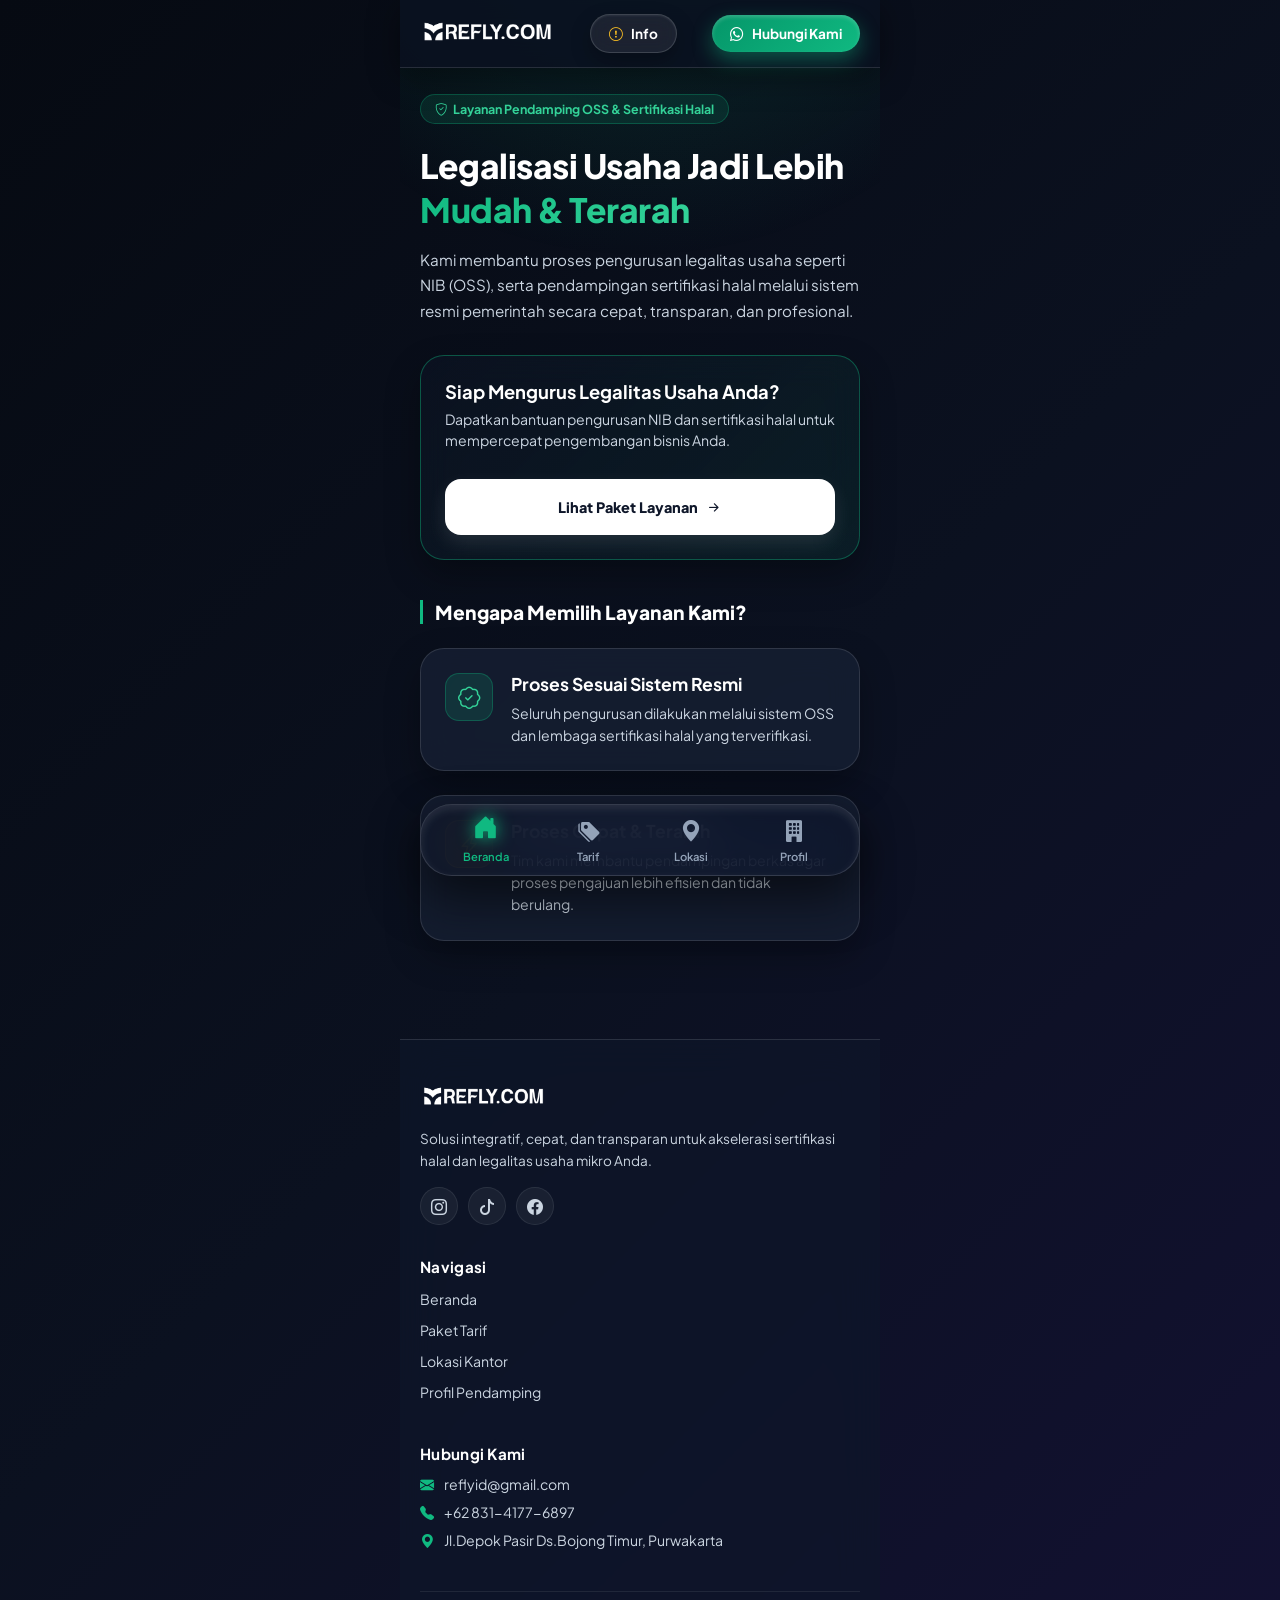
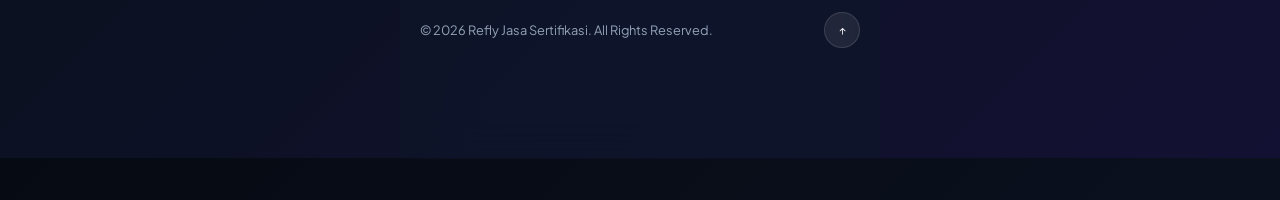
<file: index.html>
<!DOCTYPE html>
<html lang="id">
<head>
    <meta charset="UTF-8">
    <meta name="viewport" content="width=device-width, initial-scale=1.0">

    <title>REFLY Jasa Sertifikasi - Portal Service</title>

    <!-- SEO -->
    <meta name="description" content="Jasa Pembuatan OSS, Sertifikasi Halal SIHALAL, NIB dan Legalitas Usaha UMKM secara profesional dan terpercaya.">

    <!-- Open Graph (Preview WhatsApp, Telegram, Facebook, Discord) -->
    <meta property="og:title" content="REFLY Jasa Sertifikasi">
    <meta property="og:description" content="Jasa Pembuatan OSS, NIB dan Sertifikasi Halal SIHALAL untuk UMKM Indonesia.">
    <meta property="og:type" content="website">
    <meta property="og:url" content="https://ndanatharid.github.io/refly-umkm-menengah/">

    <!-- GANTI DENGAN GAMBAR PREVIEW -->
    <meta property="og:image" content="https://ndanatharid.github.io/refly-umkm-menengah/assets/preview.png">

    <!-- Twitter/X -->
    <meta name="twitter:card" content="summary_large_image">
    <meta name="twitter:title" content="REFLY Jasa Sertifikasi">
    <meta name="twitter:description" content="Jasa Pembuatan OSS dan Sertifikasi Halal Profesional">
    <meta name="twitter:image" content="https://ndanatharid.github.io/refly-umkm-menengah/assets/preview.png">

    <!-- Favicon -->
    <link rel="icon" href="/assets/favicon.png">

    <!-- Fonts -->
    <link rel="preconnect" href="https://fonts.googleapis.com">
    <link rel="preconnect" href="https://fonts.gstatic.com" crossorigin>

    <link href="https://fonts.googleapis.com/css2?family=Plus+Jakarta+Sans:wght@400;500;600;700;800&display=swap" rel="stylesheet">

    <!-- Bootstrap Icons -->
    <link rel="stylesheet"
          href="https://cdn.jsdelivr.net/npm/bootstrap-icons@1.11.3/font/bootstrap-icons.min.css">

    <!-- CSS -->
    <link rel="stylesheet" href="Style.css">
</head>
<body>

    <!-- Top Navbar (Header Premium) -->
<nav class="top-nav">
    <div class="nav-container">

        <!-- LOGO -->
        <a href="#" class="logo" onclick="switchPage('beranda')">
            <img src="logo.png" alt="Sihalal Service Logo">
        </a>

        <!-- INFO / TENTANG KAMI -->
        <a href="warning.html" class="btn-info">
            <i class="bi bi-exclamation-circle"></i>
            <span>Info</span>
        </a>

        <!-- WHATSAPP -->
        <a href="https://wa.me/623141776897?text=Halo%20Sihalal%20Service,%20saya%20ingin%20berkonsultasi%20mengenai%20sertifikasi%20halal%20dan%20OSS."
           target="_blank"
           class="btn-whatsapp">
            <i class="bi bi-whatsapp"></i>
            <span>Hubungi Kami</span>
        </a>

    </div>
</nav>

    <!-- Main Dynamic Content Container -->
    <main class="content-container">
        
<!-- ================= HALAMAN BERANDA ================= -->
<section id="beranda" class="page active">
    <div class="hero-section" style="padding-bottom: var(--space-lg, 28px);">
        
        <!-- Badge Atas -->
        <span class="badge-premium" style="margin-bottom: var(--space-md, 20px);">
            <i class="bi bi-shield-check"></i> Layanan Pendamping OSS & Sertifikasi Halal
        </span>
        
        <!-- Judul Utama -->
        <h1 style="margin-bottom: var(--space-sm, 16px); font-size: 2.1rem; font-weight: 800; line-height: 1.3; letter-spacing: -0.5px;">
            Legalisasi Usaha Jadi Lebih 
            <span class="gradient-text">Mudah & Terarah</span>
        </h1>

        <!-- Sub teks -->
        <p style="margin-bottom: var(--space-lg, 32px); color: var(--text-secondary); font-size: 0.95rem; line-height: 1.65;">
            Kami membantu proses pengurusan legalitas usaha seperti NIB (OSS), serta pendampingan sertifikasi halal melalui sistem resmi pemerintah secara cepat, transparan, dan profesional.
        </p>
        
        <!-- CTA Card -->
        <div class="cta-banner-card" style="margin-bottom: var(--space-xl, 40px); padding: 24px;">
            <div class="cta-info" style="margin-bottom: var(--space-xs, 12px);">
                <h4 style="font-size: 1.15rem; font-weight: 700; color: #fff; margin-bottom: 6px;">
                    Siap Mengurus Legalitas Usaha Anda?
                </h4>
                <p style="font-size: 0.88rem !important; color: var(--text-secondary); line-height: 1.5; margin-bottom: 0;">
                    Dapatkan bantuan pengurusan NIB dan sertifikasi halal untuk mempercepat pengembangan bisnis Anda.
                </p>
            </div>

            <button class="btn-primary-action" onclick="switchPage('tarif')" style="width: 100%; padding: 16px; font-weight: 800;">
                Lihat Paket Layanan <i class="bi bi-arrow-right-short" style="font-size: 1.2rem;"></i>
            </button>
        </div>

        <!-- Sub section -->
        <div class="section-subtitle" style="margin-bottom: var(--space-md, 24px); border-left: 3px solid var(--accent-color); padding-left: 12px;">
            <h3 style="font-size: 1.2rem; font-weight: 800; color: #fff; margin-bottom: 0;">
                Mengapa Memilih Layanan Kami?
            </h3>
        </div>
        
        <!-- Benefit List -->
        <div class="card-list" style="display: flex; flex-direction: column; gap: var(--space-md, 24px);">
            
            <!-- Benefit 1 -->
            <div class="benefit-card" style="margin-bottom: 0; padding: 24px; display: flex; gap: 18px;">
                <div class="benefit-icon" style="width: 48px; height: 48px; flex-shrink: 0;">
                    <i class="bi bi-patch-check"></i>
                </div>
                <div class="benefit-text">
                    <h4 style="font-size: 1.1rem; font-weight: 700; color: #fff; margin-bottom: 8px;">
                        Proses Sesuai Sistem Resmi
                    </h4>
                    <p style="font-size: 0.88rem; line-height: 1.55; color: var(--text-secondary); margin-bottom: 0;">
                        Seluruh pengurusan dilakukan melalui sistem OSS dan lembaga sertifikasi halal yang terverifikasi.
                    </p>
                </div>
            </div>
            
            <!-- Benefit 2 -->
            <div class="benefit-card" style="margin-bottom: 0; padding: 24px; display: flex; gap: 18px;">
                <div class="benefit-icon" style="width: 48px; height: 48px; flex-shrink: 0; color: var(--gold-color); background: rgba(251,191,36,0.15); border-color: rgba(251,191,36,0.3);">
                    <i class="bi bi-lightning-charge"></i>
                </div>
                <div class="benefit-text">
                    <h4 style="font-size: 1.1rem; font-weight: 700; color: #fff; margin-bottom: 8px;">
                        Proses Cepat & Terarah
                    </h4>
                    <p style="font-size: 0.88rem; line-height: 1.55; color: var(--text-secondary); margin-bottom: 0;">
                        Tim kami membantu pendampingan berkas agar proses pengajuan lebih efisien dan tidak berulang.
                    </p>
                </div>
            </div>

        </div>
    </div>
</section>


<!-- ================= HALAMAN TARIF (PRICING) ================= -->
<section id="tarif" class="page">

    <div class="section-title">
        <h2>Paket & Biaya Layanan</h2>
        <p>
            Transparansi biaya layanan tanpa biaya tersembunyi
            untuk pengurusan legalitas usaha Anda.
        </p>
    </div>

    <div class="pricing-grid">

        <!-- OSS -->
        <div class="price-card">

            <div class="price-header">
                <h3>Layanan Pengurusan OSS (NIB)</h3>

                <p class="package-desc">
                    Cocok untuk kebutuhan legalitas dasar usaha baru atau UMKM.
                </p>

                <div class="price-amount">
                    <span class="currency">Rp</span>
                    <span class="number">265.000</span>
                </div>
            </div>

            <div class="price-features">
                <ul>
                    <li><i class="bi bi-check2"></i> Pengurusan NIB (Nomor Induk Berusaha)</li>
                    <li><i class="bi bi-check2"></i> Bantuan pemilihan KBLI sesuai usaha</li>
                    <li><i class="bi bi-check2"></i> Aktivasi akun OSS (akses mandiri)</li>
                    <li><i class="bi bi-check2"></i> Pendampingan pengisian data usaha</li>
                    <li><i class="bi bi-x-lg text-danger"></i> Tidak termasuk sertifikasi halal</li>
                </ul>
            </div>

            <button
                type="button"
                class="btn-order"
                onclick="openOrderForm('Layanan Pengurusan OSS (NIB)','265.000')">
                Pesan Layanan OSS
            </button>

        </div>


        <!-- SIHALAL -->
        <div class="price-card">

            <div class="price-header">
                <h3>Layanan Pendampingan SIHALAL</h3>

                <p class="package-desc">
                    Untuk usaha yang sudah memiliki NIB dan ingin mengajukan sertifikasi halal.
                </p>

                <div class="price-amount">
                    <span class="currency">Rp</span>
                    <span class="number">285.000</span>
                </div>
            </div>

            <div class="price-features">
                <ul>
                    <li><i class="bi bi-check2"></i> Pembuatan & aktivasi akun SIHALAL</li>
                    <li><i class="bi bi-check2"></i> Input data bahan dan produk</li>
                    <li><i class="bi bi-check2"></i> Pendampingan proses PPH</li>
                    <li><i class="bi bi-check2"></i> Monitoring proses pengajuan</li>
                    <li><i class="bi bi-x-lg text-danger"></i> Wajib sudah memiliki NIB</li>
                </ul>
            </div>

            <button
                type="button"
                class="btn-order"
                onclick="openOrderForm('Layanan Pendampingan SIHALAL','285.000')">
                Pesan Layanan SIHALAL
            </button>

        </div>


        <!-- BUNDLING -->
        <div class="price-card premium-bundle">

            <div class="popular-ribbon">
                PALING POPULER
            </div>

            <div class="price-header">
                <h3>Paket Lengkap OSS + SIHALAL</h3>

                <p class="package-desc">
                    Solusi lengkap pengurusan legalitas usaha dari awal hingga proses halal.
                </p>

                <div class="price-amount">
                    <span class="currency">Rp</span>
                    <span class="number">545.000</span>
                </div>
            </div>

            <div class="price-features">
                <ul>
                    <li><i class="bi bi-check2-all"></i><strong> Semua layanan OSS</strong></li>
                    <li><i class="bi bi-check2-all"></i><strong> Semua layanan SIHALAL</strong></li>
                    <li><i class="bi bi-check2"></i> Integrasi data pengajuan</li>
                    <li><i class="bi bi-check2"></i> Prioritas pendampingan</li>
                    <li><i class="bi bi-check2"></i> Konsultasi awal gratis</li>
                </ul>
            </div>

            <button
                type="button"
                class="btn-order accent-btn"
                onclick="openOrderForm('Paket Lengkap OSS + SIHALAL','530.000')">
                Ambil Paket Lengkap
            </button>

        </div>

    </div>

</section>

<!-- ================= HALAMAN LOKASI ================= -->
<section id="lokasi" class="page">

    <div class="section-title" style="margin-bottom: var(--space-lg, 28px);">
        <span class="badge-premium" style="margin-bottom: var(--space-sm, 12px);">
            <i class="bi bi-building"></i> Kantor & Layanan Konsultasi
        </span>

        <h2 style="margin-bottom: var(--space-xs, 8px);">Lokasi & Layanan Kami</h2>

        <p style="margin-bottom: 0;">
            Kami melayani konsultasi dan pendampingan pengurusan legalitas usaha secara online di seluruh Indonesia,
            serta tatap muka di kantor operasional.
        </p>
    </div>

    <!-- MAP VISUAL -->
    <div class="benefit-card" style="flex-direction: column; padding: 0; overflow: hidden; gap: 0; margin-bottom: var(--space-lg, 28px);">

        <div class="map-canvas-container" style="position: relative; width: 100%; height: 220px; background: radial-gradient(circle at center, #1e293b 0%, #0f172a 100%); display: flex; align-items: center; justify-content: center; overflow: hidden;">

            <!-- Grid -->
            <div style="position: absolute; inset: 0; opacity: 0.15; background-image: linear-gradient(#34d399 1px, transparent 1px), linear-gradient(90deg, #34d399 1px, transparent 1px); background-size: 20px 20px;"></div>

            <!-- Radar effect -->
            <div class="radar-ping" style="position: absolute; width: 80px; height: 80px; background: rgba(16, 185, 129, 0.2); border-radius: 50%; animation: pulseRadar 2s infinite ease-out;"></div>
            <div class="radar-ping" style="position: absolute; width: 140px; height: 140px; background: rgba(16, 185, 129, 0.1); border-radius: 50%; animation: pulseRadar 2s infinite ease-out 0.5s;"></div>

            <!-- Pin -->
            <div style="position: relative; z-index: 2; width: 56px; height: 56px; background: var(--accent-gradient); border-radius: 50%; display: flex; align-items: center; justify-content: center; box-shadow: 0 0 30px var(--accent-glow); border: 2px solid rgba(255,255,255,0.3);">
                <i class="bi bi-geo-alt-fill" style="font-size: 1.6rem; color: #fff;"></i>
            </div>

            <!-- Coordinates -->
            <div style="position: absolute; bottom: 12px; left: 12px; background: rgba(15, 23, 42, 0.75); backdrop-filter: blur(8px); border: 1px solid var(--glass-border); padding: 6px 12px; border-radius: 8px; font-family: monospace; font-size: 0.7rem; color: #34d399;">
                LOC: -6.1983° S, 106.7972° E
            </div>

            <div style="position: absolute; top: 12px; right: 12px; background: rgba(16, 185, 129, 0.2); border: 1px solid rgba(16, 185, 129, 0.4); padding: 4px 10px; border-radius: 20px; font-size: 0.7rem; font-weight: 700; color: #34d399;">
                <span style="display: inline-block; width: 6px; height: 6px; background: #34d399; border-radius: 50%; margin-right: 6px; animation: blink 1s infinite;"></span>
                Kantor Aktif
            </div>

        </div>

        <!-- DETAIL -->
        <div style="padding: 24px; width: 100%;">

            <h3 style="font-size: 1.25rem; font-weight: 800; margin-bottom: var(--space-xs, 8px); color: #fff;">
                Kantor Operasional Kami
            </h3>

            <p class="address" style="margin-bottom: var(--space-md, 20px); line-height: 1.6; color: var(--text-secondary); font-size: 0.88rem;">
                Jl. Depok Pasir Ds. Bojong Timur, Kec. Bojong, Kabupaten Purwakarta, Jawa Barat 41164
            </p>

            <!-- JAM OPERASIONAL -->
            <div class="work-hours" style="margin-bottom: var(--space-md, 24px); background: rgba(255, 255, 255, 0.03); border: 1px solid rgba(255, 255, 255, 0.08); padding: 18px; border-radius: 16px;">

                <h5 style="display: flex; align-items: center; gap: 8px; font-size: 0.9rem; font-weight: 700; color: #fff; margin-bottom: var(--space-sm, 12px);">
                    <i class="bi bi-clock-history" style="color: var(--accent-color);"></i>
                    Jam Layanan Konsultasi
                </h5>

                <div style="display: flex; justify-content: space-between; margin-top: 8px; font-size: 0.85rem; color: var(--text-secondary);">
                    <span>Senin - Jumat</span>
                    <span style="font-weight: 700; color: #fff;">08.00 - 17.00 WIB</span>
                </div>

                <div style="display: flex; justify-content: space-between; margin-top: 8px; font-size: 0.85rem; color: var(--text-secondary);">
                    <span>Sabtu</span>
                    <span style="font-weight: 700; color: #fff;">09.00 - 14.00 WIB</span>
                </div>

                <div style="display: flex; justify-content: space-between; margin-top: 8px; font-size: 0.85rem; color: var(--text-muted);">
                    <span>Minggu / Hari Libur</span>
                    <span style="color: #ef4444; font-weight: 600;">Tutup</span>
                </div>

            </div>

            <!-- BUTTON MAP -->
            <a href="https://maps.app.goo.gl/5rTD9uCQ2YYYA9cUA"
               target="_blank"
               class="btn-maps"
               style="background: var(--accent-gradient); border: none; font-weight: 800; padding: 16px; border-radius: 16px; display: flex; align-items: center; justify-content: center; gap: 8px; text-decoration: none; color: #fff;">
                <i class="bi bi-cursor-fill"></i> Lihat Rute di Google Maps
            </a>

        </div>
    </div>

    <!-- INFO TAMBAHAN -->
    <div class="about-card" style="padding: 24px; margin-bottom: 0;">

        <h4 style="font-size: 0.95rem; font-weight: 800; color: #fff; margin-bottom: var(--space-xs, 10px); display: flex; align-items: center; gap: 8px;">
            <i class="bi bi-info-circle-fill" style="color: var(--gold-color);"></i>
            Panduan Konsultasi Tatap Muka
        </h4>

        <p style="font-size: 0.85rem; color: var(--text-secondary); line-height: 1.6; margin-bottom: 0;">
            Untuk layanan konsultasi langsung di kantor, disarankan melakukan reservasi terlebih dahulu melalui WhatsApp
            minimal 1 hari sebelumnya agar dapat kami siapkan dengan optimal.
        </p>

    </div>

</section>


<!-- ================= HALAMAN PROFIL ================= -->
<section id="profil" class="page">

    <div class="section-title">

        <span class="badge-premium" style="background: rgba(251, 191, 36, 0.1); border: 1px solid rgba(251, 191, 36, 0.3); color: var(--gold-color); margin-bottom: var(--space-sm, 12px);">
            <i class="bi bi-patch-check-fill"></i> Profil Layanan
        </span>

        <h2 style="margin-bottom: var(--space-xs, 10px);">
            Profil Konsultan & Pendamping Legalitas Usaha
        </h2>

        <p style="margin-bottom: var(--space-lg, 28px); line-height: 1.7;">
            Mengenal lebih dekat layanan pendampingan pengurusan legalitas usaha untuk membantu proses administrasi bisnis Anda.
        </p>

    </div>

    <!-- STATISTIK -->
    <div style="display: grid; grid-template-columns: 1fr 1fr; gap: var(--space-md, 24px); margin-bottom: var(--space-lg, 32px);">

        <div class="benefit-card" style="margin-bottom: 0; padding: 24px 16px; text-align: center; display: flex; flex-direction: column; justify-content: center; gap: 10px;">
            <div style="font-size: 2rem; font-weight: 900; color: var(--accent-color); line-height: 1;">1,200+</div>
            <div style="font-size: 0.8rem; color: var(--text-secondary); font-weight: 700; letter-spacing: 0.2px;">
                Pengajuan Terproses
            </div>
        </div>

        <div class="benefit-card" style="margin-bottom: 0; padding: 24px 16px; text-align: center; display: flex; flex-direction: column; justify-content: center; gap: 10px;">
            <div style="font-size: 2rem; font-weight: 900; color: var(--gold-color); line-height: 1;">99.4%</div>
            <div style="font-size: 0.8rem; color: var(--text-secondary); font-weight: 700; letter-spacing: 0.2px;">
                Tingkat Keberhasilan Pendampingan
            </div>
        </div>

    </div>

    <!-- ABOUT / VISI -->
    <div class="about-card">

        <h3 style="border-left: 3px solid var(--accent-color); padding-left: 10px; margin-bottom: var(--space-md, 16px);">
            Visi & Komitmen Layanan
        </h3>

        <p style="line-height: 1.8; font-size: 0.9rem; margin-bottom: var(--space-md, 18px);">
            Menjadi layanan pendampingan legalitas usaha yang membantu UMKM dalam proses administrasi usaha secara lebih mudah, cepat, dan terarah melalui sistem perizinan usaha dan sertifikasi halal yang berlaku di Indonesia.
        </p>

        <!-- POINTS -->
        <div class="bullet-points" style="margin-top: var(--space-md, 18px); display: flex; flex-direction: column; gap: var(--space-md, 20px);">

            <div class="point" style="display: flex; gap: 12px; align-items: flex-start;">
                <div class="benefit-icon" style="width: 38px; height: 38px; font-size: 1.1rem; flex-shrink: 0;">
                    <i class="bi bi-shield-fill-check"></i>
                </div>
                <div>
                    <h5 style="font-size: 0.95rem; font-weight: 700; margin-bottom: 6px;">
                        Pendampingan Proses Legalitas
                    </h5>
                    <p style="font-size: 0.83rem; line-height: 1.6; margin: 0; color: var(--text-secondary);">
                        Membantu pengisian, verifikasi, dan pengajuan dokumen melalui sistem OSS dan platform sertifikasi halal yang berlaku.
                    </p>
                </div>
            </div>

            <div class="point" style="display: flex; gap: 12px; align-items: flex-start;">
                <div class="benefit-icon" style="width: 38px; height: 38px; font-size: 1.1rem; color: var(--gold-color); background: rgba(251,191,36,0.15); border-color: rgba(251,191,36,0.3); flex-shrink: 0;">
                    <i class="bi bi-headset"></i>
                </div>
                <div>
                    <h5 style="font-size: 0.95rem; font-weight: 700; margin-bottom: 6px;">
                        Konsultasi & Pendampingan Lanjutan
                    </h5>
                    <p style="font-size: 0.83rem; line-height: 1.6; margin: 0; color: var(--text-secondary);">
                        Layanan konsultasi untuk membantu klien memahami alur dan persyaratan pengajuan legalitas usaha.
                    </p>
                </div>
            </div>

            <div class="point" style="display: flex; gap: 12px; align-items: flex-start;">
                <div class="benefit-icon" style="width: 38px; height: 38px; font-size: 1.1rem; color: #60a5fa; background: rgba(96,165,250,0.15); border-color: rgba(96,165,250,0.3); flex-shrink: 0;">
                    <i class="bi bi-lightning-charge-fill"></i>
                </div>
                <div>
                    <h5 style="font-size: 0.95rem; font-weight: 700; margin-bottom: 6px;">
                        Update Proses Secara Berkala
                    </h5>
                    <p style="font-size: 0.83rem; line-height: 1.6; margin: 0; color: var(--text-secondary);">
                        Informasi progres pengajuan akan diinformasikan secara berkala kepada klien melalui media komunikasi yang tersedia.
                    </p>
                </div>
            </div>

        </div>

        <!-- DISCLAIMER -->
        <div class="legal-disclaimer"
             style="margin-top: var(--space-lg, 24px); background: rgba(255,255,255,0.02); padding: 16px; border-radius: 12px; border: 1px dashed rgba(255,255,255,0.1);">

            <p style="font-size: 0.78rem; line-height: 1.7; margin: 0;">
                <strong>Catatan Layanan:</strong>
                Kami merupakan penyedia jasa pendampingan dan pengurusan administrasi usaha.
                Seluruh proses tetap mengikuti sistem dan ketentuan dari instansi pemerintah terkait.
            </p>

        </div>

    </div>

</section>


    </main>

    <!-- ================= PREMIUM MINIMALIST FOOTER ================= -->
    <footer class="premium-footer">
        <div class="footer-inner">
            <div class="footer-grid">
                <!-- Brand Section -->
                <div class="footer-brand">
                    <img src="logo.png" alt="Sihalal Service Logo" class="footer-logo">
                    <p class="footer-tagline">Solusi integratif, cepat, dan transparan untuk akselerasi sertifikasi halal dan legalitas usaha mikro Anda.</p>
                    <div class="social-links">
                        <a href="#" aria-label="Instagram"><i class="bi bi-instagram"></i></a>
                        <a href="#" aria-label="TikTok"><i class="bi bi-tiktok"></i></a>
                        <a href="#" aria-label="Facebook"><i class="bi bi-facebook"></i></a>
                    </div>
                </div>

                <!-- Navigation Links -->
                <div class="footer-links">
                    <h4>Navigasi</h4>
                    <ul>
                        <li><a href="#" onclick="switchPage('beranda')">Beranda</a></li>
                        <li><a href="#" onclick="switchPage('tarif')">Paket Tarif</a></li>
                        <li><a href="#" onclick="switchPage('lokasi')">Lokasi Kantor</a></li>
                        <li><a href="#" onclick="switchPage('profil')">Profil Pendamping</a></li>
                    </ul>
                </div>

                <!-- Contact Info Section -->
                <div class="footer-contact">
                    <h4>Hubungi Kami</h4>
                    <p><i class="bi bi-envelope-fill"></i> reflyid@gmail.com</p>
                    <p><i class="bi bi-telephone-fill"></i> +62 831-4177-6897</p>
                    <p><i class="bi bi-geo-alt-fill"></i> Jl.Depok Pasir Ds.Bojong Timur, Purwakarta</p>
                </div>
            </div>

            <hr class="footer-divider">

            <!-- Bottom Copyright & Utility -->
            <div class="footer-bottom">
                <p>&copy; 2026 Refly Jasa Sertifikasi. All Rights Reserved.</p>
                <button class="btn-to-top" onclick="window.scrollTo({top: 0, behavior: 'smooth'})" aria-label="Kembali ke atas">
                    <i class="bi bi-arrow-up-short"></i>
                </button>
            </div>
        </div>
    </footer>

    <!-- Bottom Navbar (Floating Pill Shape) -->
    <nav class="bottom-nav">
        <div class="bottom-nav-container">
            <button class="nav-item active" onclick="switchPage('beranda', this)">
                <i class="bi bi-house-door-fill"></i>
                <span>Beranda</span>
            </button>
            <button class="nav-item" onclick="switchPage('tarif', this)">
                <i class="bi bi-tags-fill"></i>
                <span>Tarif</span>
            </button>
            <button class="nav-item" onclick="switchPage('lokasi', this)">
                <i class="bi bi-geo-alt-fill"></i>
                <span>Lokasi</span>
            </button>
            <button class="nav-item" onclick="switchPage('profil', this)">
                <i class="bi bi-building-fill"></i>
                <span>Profil</span>
            </button>
        </div>
    </nav>

<div class="order-modal" id="orderModal">
    <div class="modal-content">

        <div class="modal-header">
            <h3 id="selectedPackage">Form Pemesanan</h3>

            <button
                type="button"
                class="close-modal"
                onclick="closeOrderForm()">
                &times;
            </button>
        </div>

        <form id="orderForm">

            <input type="hidden" id="packageName">
            <input type="hidden" id="packagePrice">

            <div class="form-grid">

                <!-- DATA PEMOHON -->

                <div class="form-group">
                    <label>Nama Lengkap *</label>
                    <input
                        type="text"
                        id="nama"
                        placeholder="Nama lengkap"
                        required>
                </div>

                <div class="form-group">
                    <label>NIK *</label>
                    <input
                        type="text"
                        id="nik"
                        placeholder="Nomor KTP"
                        required>
                </div>

                <div class="form-group">
                    <label>No. WhatsApp *</label>
                    <input
                        type="tel"
                        id="wa"
                        placeholder="08xxxxxxxxxx"
                        required>
                </div>

                <div class="form-group">
                    <label>Email</label>
                    <input
                        type="email"
                        id="email"
                        placeholder="email@gmail.com">
                </div>

                <div class="form-group full">
                    <label>Alamat Lengkap *</label>
                    <textarea
                        id="alamat"
                        rows="3"
                        placeholder="Alamat lengkap"
                        required></textarea>
                </div>

                <!-- DATA USAHA -->

                <div class="form-group">
                    <label>Nama Usaha *</label>
                    <input
                        type="text"
                        id="usaha"
                        placeholder="Contoh: Keripik Makmur"
                        required>
                </div>

                <div class="form-group">
                    <label>Jenis Layanan *</label>
                    <select id="bentuk">
                        <option value="OSS">OSS</option>
                        <option value="SIHALAL">SIHALAL</option>
                        <option value="OSS + SIHALAL">OSS + SIHALAL</option>
                    </select>
                </div>

                <div class="form-group">
                    <label>NIB</label>
                    <input
                        type="text"
                        id="nib"
                        placeholder="Skip Jika Tidak Ada">
                </div>

                <div class="form-group">
                    <label>NPWP</label>
                    <input
                        type="text"
                        id="npwp"
                        placeholder="skip jika tidak ada">
                </div>

                <div class="form-group full">
                    <label>KBLI</label>
                    <input
                        type="text"
                        id="kbli"
                        placeholder="Skip jika tidak tahu">
                </div>

                <!-- DATA PRODUK -->

                <div class="form-group full">
                    <label>Produk Usaha</label>
                    <input
                        type="text"
                        id="produk"
                        placeholder="Contoh: Keripik Pisang">
                </div>

                <div class="form-group full">
                    <label>Alamat Produksi</label>
                    <textarea
                        id="produksi"
                        rows="3"
                        placeholder="Alamat tempat produksi"></textarea>
                </div>

                <div class="form-group full">
                    <label>Bahan-Bahan</label>
                    <textarea
                        id="catatan"
                        rows="3"
                        placeholder="tulis bahan dengan lengkap"></textarea>
                </div>

            </div>

            <button
                type="submit"
                class="submit-btn">

                <i class="bi bi-send-fill"></i>
                Kirim Permohonan

            </button>

        </form>

    </div>
</div>
    <script src="Script.js"></script>
</body>
</html>
</file>
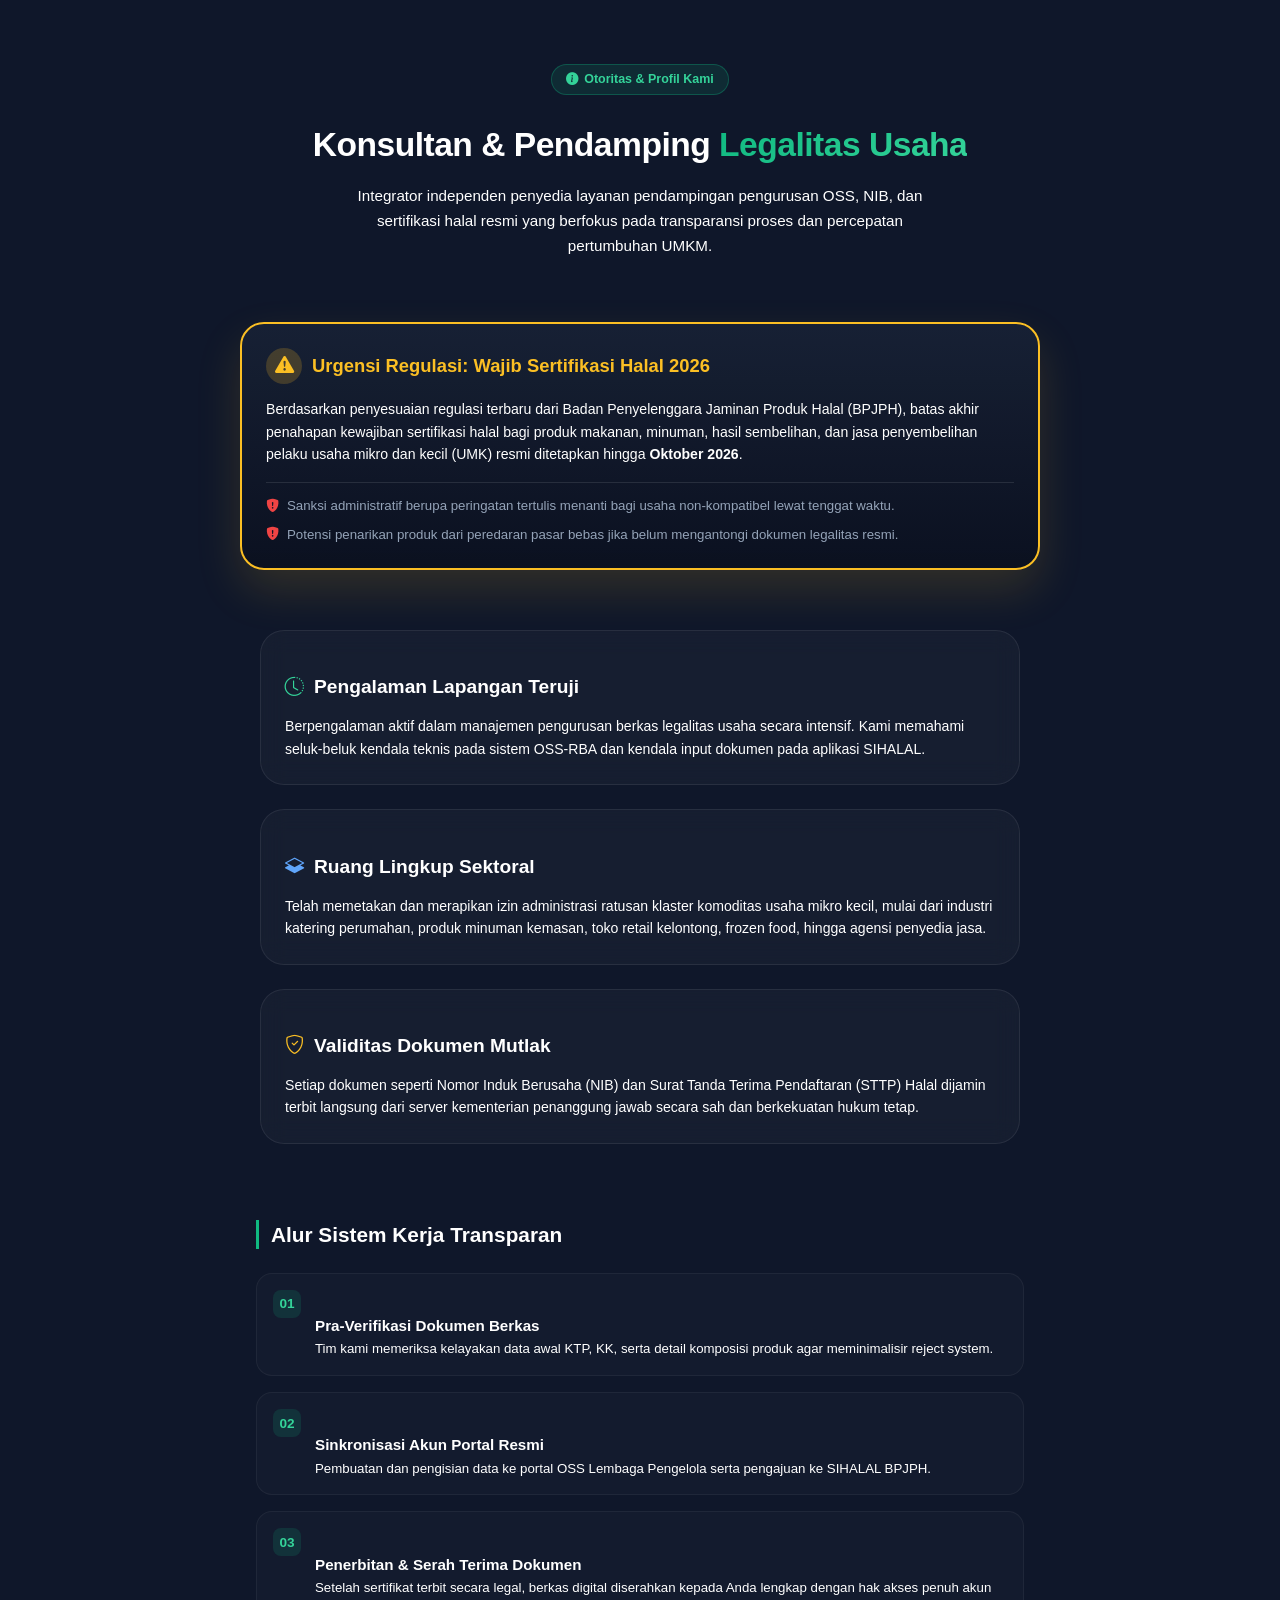
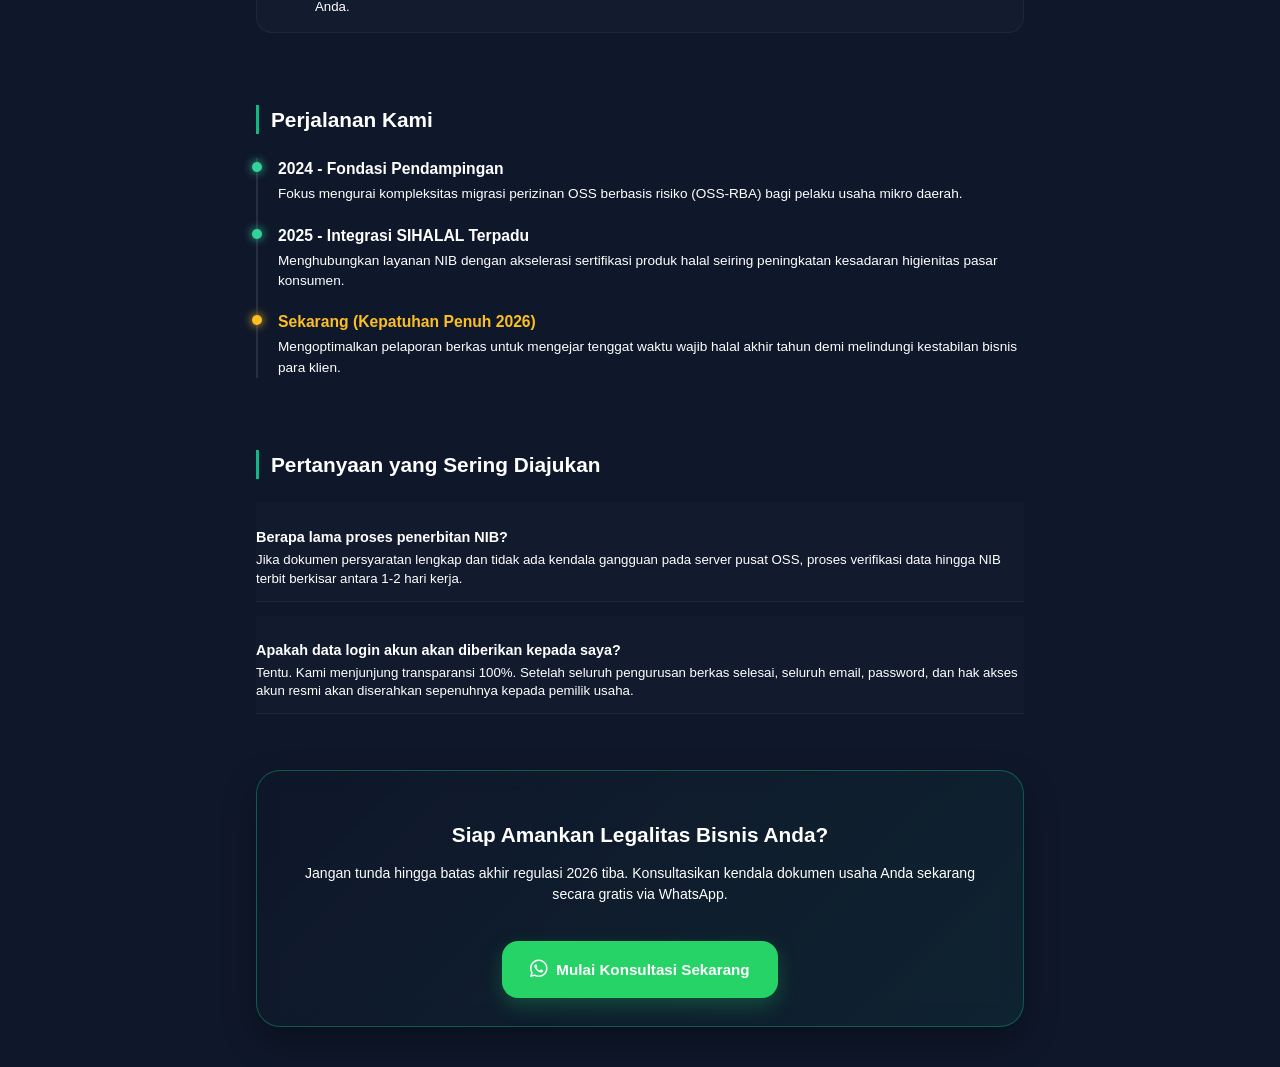
<file: warning.html>
<!DOCTYPE html>
<html lang="id">
<head>
    <meta charset="UTF-8">
    <meta name="viewport" content="width=device-width, initial-scale=1.0">
    <title>Tentang Kami - Konsultan Legalitas</title>

    <link rel="stylesheet" href="warning.css">
    <link href="https://cdn.jsdelivr.net/npm/bootstrap-icons/font/bootstrap-icons.css" rel="stylesheet">
    <link rel="icon" href="/assets/favicon.png">
</head>

<body>

<section class="about-page" style="padding: 24px 16px; max-width: 800px; margin: 0 auto;">

    <!-- ================= HEADER HERO ================= -->
    <div class="about-hero" style="margin-bottom: var(--space-xl, 40px); text-align: center;">
        <span class="badge-premium" style="display: inline-flex; align-items: center; gap: 6px; background: rgba(16, 185, 129, 0.12); border: 1px solid rgba(16, 185, 129, 0.3); color: #34d399; padding: 6px 14px; border-radius: 30px; font-size: 0.78rem; font-weight: 700; margin-bottom: var(--space-md, 20px);">
            <i class="bi bi-info-circle-fill"></i> Otoritas & Profil Kami
        </span>

        <h1 style="font-size: 2.1rem; font-weight: 800; line-height: 1.3; letter-spacing: -0.5px; margin-bottom: var(--space-sm, 16px); color: #ffffff;">
            Konsultan & Pendamping <span class="gradient-text" style="background: linear-gradient(135deg, #10b981 0%, #34d399 100%); -webkit-background-clip: text; -webkit-text-fill-color: transparent;">Legalitas Usaha</span>
        </h1>

        <p style="color: var(--text-secondary); font-size: 0.95rem; line-height: 1.65; margin-bottom: 0; max-width: 600px; margin-left: auto; margin-right: auto;">
            Integrator independen penyedia layanan pendampingan pengurusan OSS, NIB, dan sertifikasi halal resmi yang berfokus pada transparansi proses dan percepatan pertumbuhan UMKM.
        </p>
    </div>

    <!-- ================= WARNING REGULASI WAJIB 2026 (EDUKASI KRUSIAL) ================= -->
    <div class="card glass premium-bundle" style="border: 2px solid var(--gold-color, #fbbf24); background: linear-gradient(180deg, rgba(24, 33, 53, 0.95) 0%, rgba(11, 17, 32, 0.98) 100%); box-shadow: 0 20px 45px rgba(251, 191, 36, 0.15); padding: 24px; border-radius: 24px; margin-bottom: var(--space-xl, 40px);">
        <div style="display: flex; align-items: center; gap: 10px; margin-bottom: var(--space-xs, 12px);">
            <div style="width: 36px; height: 36px; background: rgba(251, 191, 36, 0.2); border-radius: 50%; display: flex; align-items: center; justify-content: center; color: var(--gold-color, #fbbf24); font-size: 1.2rem;">
                <i class="bi bi-exclamation-triangle-fill"></i>
            </div>
            <h3 style="font-size: 1.15rem; font-weight: 800; color: var(--gold-color, #fbbf24); margin: 0;">Urgensi Regulasi: Wajib Sertifikasi Halal 2026</h3>
        </div>
        <p style="font-size: 0.88rem; line-height: 1.6; color: var(--text-secondary); margin-bottom: var(--space-sm, 16px);">
            Berdasarkan penyesuaian regulasi terbaru dari Badan Penyelenggara Jaminan Produk Halal (BPJPH), batas akhir penahapan kewajiban sertifikasi halal bagi produk makanan, minuman, hasil sembelihan, dan jasa penyembelihan pelaku usaha mikro dan kecil (UMK) resmi ditetapkan hingga <b>Oktober 2026</b>.
        </p>
        <div class="price-features" style="border-top: 1px solid rgba(255, 255, 255, 0.1); padding-top: 14px;">
            <ul style="list-style: none; padding: 0; margin: 0; display: flex; flex-direction: column; gap: 10px; font-size: 0.83rem; color: var(--text-muted, #94a3b8);">
                <li style="display: flex; gap: 8px; align-items: flex-start;"><i class="bi bi-shield-fill-exclamation" style="color: #ef4444;"></i> <span>Sanksi administratif berupa peringatan tertulis menanti bagi usaha non-kompatibel lewat tenggat waktu.</span></li>
                <li style="display: flex; gap: 8px; align-items: flex-start;"><i class="bi bi-shield-fill-exclamation" style="color: #ef4444;"></i> <span>Potensi penarikan produk dari peredaran pasar bebas jika belum mengantongi dokumen legalitas resmi.</span></li>
            </ul>
        </div>
    </div>

    <!-- ================= GRID INFO UTAMA ================= -->
    <div class="about-grid" style="display: grid; grid-template-columns: 1fr; gap: var(--space-md, 24px); margin-bottom: var(--space-xl, 40px);">
        
        <div class="card glass" style="background: var(--glass-bg, rgba(255,255,255,0.03)); border: 1px solid var(--glass-border, rgba(255,255,255,0.08)); border-radius: 24px; padding: 24px;">
            <h3 style="font-size: 1.2rem; font-weight: 700; margin-bottom: var(--space-xs, 12px); color: #fff; display: flex; align-items: center; gap: 10px;">
                <i class="bi bi-clock-history" style="color: #34d399;"></i> Pengalaman Lapangan Teruji
            </h3>
            <p style="font-size: 0.88rem; line-height: 1.6; color: var(--text-secondary); margin-bottom: 0;">
                Berpengalaman aktif dalam manajemen pengurusan berkas legalitas usaha secara intensif. Kami memahami seluk-beluk kendala teknis pada sistem OSS-RBA dan kendala input dokumen pada aplikasi SIHALAL.
            </p>
        </div>

        <div class="card glass" style="background: var(--glass-bg, rgba(255,255,255,0.03)); border: 1px solid var(--glass-border, rgba(255,255,255,0.08)); border-radius: 24px; padding: 24px;">
            <h3 style="font-size: 1.2rem; font-weight: 700; margin-bottom: var(--space-xs, 12px); color: #fff; display: flex; align-items: center; gap: 10px;">
                <i class="bi bi-layers-half" style="color: #60a5fa;"></i> Ruang Lingkup Sektoral
            </h3>
            <p style="font-size: 0.88rem; line-height: 1.6; color: var(--text-secondary); margin-bottom: 0;">
                Telah memetakan dan merapikan izin administrasi ratusan klaster komoditas usaha mikro kecil, mulai dari industri katering perumahan, produk minuman kemasan, toko retail kelontong, frozen food, hingga agensi penyedia jasa.
            </p>
        </div>

        <div class="card glass" style="background: var(--glass-bg, rgba(255,255,255,0.03)); border: 1px solid var(--glass-border, rgba(255,255,255,0.08)); border-radius: 24px; padding: 24px;">
            <h3 style="font-size: 1.2rem; font-weight: 700; margin-bottom: var(--space-xs, 12px); color: #fff; display: flex; align-items: center; gap: 10px;">
                <i class="bi bi-shield-check" style="color: var(--gold-color, #fbbf24);"></i> Validitas Dokumen Mutlak
            </h3>
            <p style="font-size: 0.88rem; line-height: 1.6; color: var(--text-secondary); margin-bottom: 0;">
                Setiap dokumen seperti Nomor Induk Berusaha (NIB) dan Surat Tanda Terima Pendaftaran (STTP) Halal dijamin terbit langsung dari server kementerian penanggung jawab secara sah dan berkekuatan hukum tetap.
            </p>
        </div>

    </div>

    <!-- ================= ALUR PROSES PENDAMPINGAN (NILAI TAMBAH BARU) ================= -->
    <div class="timeline-section" style="margin-bottom: var(--space-xl, 40px);">
        <div class="section-subtitle" style="margin-bottom: var(--space-md, 24px); border-left: 3px solid #10b981; padding-left: 12px;">
            <h2 style="font-size: 1.3rem; font-weight: 800; color: #fff; margin: 0;">Alur Sistem Kerja Transparan</h2>
        </div>
        
        <div style="display: flex; flex-direction: column; gap: 16px;">
            <div style="background: rgba(255,255,255,0.02); border: 1px solid rgba(255,255,255,0.05); padding: 16px; border-radius: 16px; display: flex; gap: 14px; align-items: flex-start;">
                <div style="width: 28px; height: 28px; background: rgba(16,185,129,0.15); border-radius: 8px; display: flex; align-items: center; justify-content: center; font-size: 0.85rem; font-weight: 800; color: #34d399; flex-shrink: 0;">01</div>
                <div>
                    <h5 style="font-size: 0.95rem; font-weight: 700; color: #fff; margin-bottom: 4px;">Pra-Verifikasi Dokumen Berkas</h5>
                    <p style="font-size: 0.83rem; color: var(--text-secondary); margin: 0; line-height: 1.4;">Tim kami memeriksa kelayakan data awal KTP, KK, serta detail komposisi produk agar meminimalisir reject system.</p>
                </div>
            </div>

            <div style="background: rgba(255,255,255,0.02); border: 1px solid rgba(255,255,255,0.05); padding: 16px; border-radius: 16px; display: flex; gap: 14px; align-items: flex-start;">
                <div style="width: 28px; height: 28px; background: rgba(16,185,129,0.15); border-radius: 8px; display: flex; align-items: center; justify-content: center; font-size: 0.85rem; font-weight: 800; color: #34d399; flex-shrink: 0;">02</div>
                <div>
                    <h5 style="font-size: 0.95rem; font-weight: 700; color: #fff; margin-bottom: 4px;">Sinkronisasi Akun Portal Resmi</h5>
                    <p style="font-size: 0.83rem; color: var(--text-secondary); margin: 0; line-height: 1.4;">Pembuatan dan pengisian data ke portal OSS Lembaga Pengelola serta pengajuan ke SIHALAL BPJPH.</p>
                </div>
            </div>

            <div style="background: rgba(255,255,255,0.02); border: 1px solid rgba(255,255,255,0.05); padding: 16px; border-radius: 16px; display: flex; gap: 14px; align-items: flex-start;">
                <div style="width: 28px; height: 28px; background: rgba(16,185,129,0.15); border-radius: 8px; display: flex; align-items: center; justify-content: center; font-size: 0.85rem; font-weight: 800; color: #34d399; flex-shrink: 0;">03</div>
                <div>
                    <h5 style="font-size: 0.95rem; font-weight: 700; color: #fff; margin-bottom: 4px;">Penerbitan & Serah Terima Dokumen</h5>
                    <p style="font-size: 0.83rem; color: var(--text-secondary); margin: 0; line-height: 1.4;">Setelah sertifikat terbit secara legal, berkas digital diserahkan kepada Anda lengkap dengan hak akses penuh akun Anda.</p>
                </div>
            </div>
        </div>
    </div>

    <!-- ================= TIMELINE MILESTONES ================= -->
    <div class="timeline-section" style="margin-bottom: var(--space-xl, 40px);">
        <div class="section-subtitle" style="margin-bottom: var(--space-md, 24px); border-left: 3px solid #10b981; padding-left: 12px;">
            <h2 style="font-size: 1.3rem; font-weight: 800; color: #fff; margin: 0;">Perjalanan Kami</h2>
        </div>

        <div class="timeline" style="display: flex; flex-direction: column; gap: var(--space-md, 20px); position: relative; padding-left: 20px; border-left: 2px solid rgba(255,255,255,0.1);">

            <div class="timeline-item" style="position: relative;">
                <div class="dot" style="position: absolute; left: -26px; top: 4px; width: 10px; height: 10px; background: #34d399; border-radius: 50%; box-shadow: 0 0 10px #34d399;"></div>
                <div class="content">
                    <h4 style="font-size: 0.98rem; font-weight: 700; color: #fff; margin-bottom: 4px;">2024 - Fondasi Pendampingan</h4>
                    <p style="font-size: 0.85rem; color: var(--text-secondary); line-height: 1.5; margin: 0;">Fokus mengurai kompleksitas migrasi perizinan OSS berbasis risiko (OSS-RBA) bagi pelaku usaha mikro daerah.</p>
                </div>
            </div>

            <div class="timeline-item" style="position: relative;">
                <div class="dot" style="position: absolute; left: -26px; top: 4px; width: 10px; height: 10px; background: #34d399; border-radius: 50%; box-shadow: 0 0 10px #34d399;"></div>
                <div class="content">
                    <h4 style="font-size: 0.98rem; font-weight: 700; color: #fff; margin-bottom: 4px;">2025 - Integrasi SIHALAL Terpadu</h4>
                    <p style="font-size: 0.85rem; color: var(--text-secondary); line-height: 1.5; margin: 0;">Menghubungkan layanan NIB dengan akselerasi sertifikasi produk halal seiring peningkatan kesadaran higienitas pasar konsumen.</p>
                </div>
            </div>

            <div class="timeline-item" style="position: relative;">
                <div class="dot" style="position: absolute; left: -26px; top: 4px; width: 10px; height: 10px; background: var(--gold-color, #fbbf24); border-radius: 50%; box-shadow: 0 0 10px var(--gold-color, #fbbf24);"></div>
                <div class="content">
                    <h4 style="font-size: 0.98rem; font-weight: 700; color: var(--gold-color, #fbbf24); margin-bottom: 4px;">Sekarang (Kepatuhan Penuh 2026)</h4>
                    <p style="font-size: 0.85rem; color: var(--text-secondary); line-height: 1.5; margin: 0;">Mengoptimalkan pelaporan berkas untuk mengejar tenggat waktu wajib halal akhir tahun demi melindungi kestabilan bisnis para klien.</p>
                </div>
            </div>

        </div>
    </div>

    <!-- ================= EDUKASI FAQ MINI (MENJAWAB RAGU KLIEN) ================= -->
    <div class="timeline-section" style="margin-bottom: var(--space-xl, 40px);">
        <div class="section-subtitle" style="margin-bottom: var(--space-md, 24px); border-left: 3px solid #10b981; padding-left: 12px;">
            <h2 style="font-size: 1.3rem; font-weight: 800; color: #fff; margin: 0;">Pertanyaan yang Sering Diajukan</h2>
        </div>

        <div style="display: flex; flex-direction: column; gap: 14px;">
            <div style="background: rgba(255,255,255,0.01); border-bottom: 1px solid rgba(255,255,255,0.05); padding-bottom: 12px;">
                <h5 style="font-size: 0.9rem; font-weight: 700; color: #fff; margin-bottom: 4px;">Berapa lama proses penerbitan NIB?</h5>
                <p style="font-size: 0.83rem; color: var(--text-secondary); margin: 0; line-height: 1.4;">Jika dokumen persyaratan lengkap dan tidak ada kendala gangguan pada server pusat OSS, proses verifikasi data hingga NIB terbit berkisar antara 1-2 hari kerja.</p>
            </div>
            <div style="background: rgba(255,255,255,0.01); border-bottom: 1px solid rgba(255,255,255,0.05); padding-bottom: 12px;">
                <h5 style="font-size: 0.9rem; font-weight: 700; color: #fff; margin-bottom: 4px;">Apakah data login akun akan diberikan kepada saya?</h5>
                <p style="font-size: 0.83rem; color: var(--text-secondary); margin: 0; line-height: 1.4;">Tentu. Kami menjunjung transparansi 100%. Setelah seluruh pengurusan berkas selesai, seluruh email, password, dan hak akses akun resmi akan diserahkan sepenuhnya kepada pemilik usaha.</p>
            </div>
        </div>
    </div>

    <!-- ================= KARTU CTA AKSI UTAMA ================= -->
    <div class="cta-box glass" style="background: linear-gradient(135deg, rgba(15, 23, 42, 0.4) 0%, rgba(16, 185, 129, 0.08) 100%); border: 1px solid rgba(16, 185, 129, 0.4); padding: 28px; border-radius: 24px; text-align: center; box-shadow: 0 15px 35px rgba(0, 0, 0, 0.3);">
        <h3 style="font-size: 1.3rem; font-weight: 800; color: #fff; margin-bottom: var(--space-xs, 8px);">Siap Amankan Legalitas Bisnis Anda?</h3>
        <p style="font-size: 0.88rem; color: var(--text-secondary); margin-bottom: var(--space-md, 24px); line-height: 1.5;">Jangan tunda hingga batas akhir regulasi 2026 tiba. Konsultasikan kendala dokumen usaha Anda sekarang secara gratis via WhatsApp.</p>

        <a href="https://wa.me/623141776897" class="btn-wa" style="display: inline-flex; align-items: center; justify-content: center; gap: 8px; background: #25d366; color: #fff; padding: 16px 28px; border-radius: 16px; text-decoration: none; font-size: 0.95rem; font-weight: 800; box-shadow: 0 8px 20px rgba(37, 211, 102, 0.25); transition: transform 0.2s;">
            <i class="bi bi-whatsapp" style="font-size: 1.1rem;"></i> Mulai Konsultasi Sekarang
        </a>
    </div>

</section>

<script src="warning.js"></script>
</body>
</html>
</file>
<file: Style.css>
/* ==========================================================================
   Sihalal Service - Ultimate High-Contrast Dark Glassmorphism (Super Premium)
   ========================================================================== */

:root {
    /* Deep Luxury Dark Base */
    --bg-gradient: linear-gradient(135deg, #060a12 0%, #0b1120 50%, #131133 100%);
    
    /* Solid Dark Glass Formula (High Contrast & Glossy) */
    --glass-bg: rgba(23, 33, 53, 0.75);
    --glass-border: rgba(255, 255, 255, 0.12);
    --glass-accent: rgba(255, 255, 255, 0.2);
    --nav-glass: rgba(10, 17, 32, 0.82);
    
    /* High Visibility Typography Colors */
    --text-primary: #ffffff;
    --text-secondary: #cbd5e1;
    --text-muted: #94a3b8;
    
    /* Neon Emerald & Gold Luxury Accents */
    --accent-color: #10b981; 
    --accent-gradient: linear-gradient(135deg, #059669 0%, #10b981 100%);
    --accent-glow: rgba(16, 185, 129, 0.4);
    
    /* Premium Gold Spec untuk Paket Terlaris */
    --gold-color: #fbbf24;
    --gold-gradient: linear-gradient(135deg, #d97706 0%, #f59e0b 100%);
    --gold-glow: rgba(245, 158, 11, 0.35);
    
    /* Advanced iOS Fluid Physics Easing */
    --ios-easing: cubic-bezier(0.16, 1, 0.3, 1);
}

/* ==========================================================================
   Core Reset & Canvas Configuration
   ========================================================================== */
* {
    margin: 0;
    padding: 0;
    box-sizing: border-box;
    font-family: 'Plus Jakarta Sans', sans-serif;
    -webkit-tap-highlight-color: transparent;
}

body {
    background: var(--bg-gradient);
    color: var(--text-primary);
    min-height: 100vh;
    display: flex;
    flex-direction: column;
    align-items: center;
    overflow-x: hidden;
}

/* Luxury Cyber Glow (Efek Pendaran Cahaya Di Belakang Layar) */
body::before {
    content: '';
    position: fixed;
    top: -20%; left: 50%; 
    transform: translateX(-50%);
    width: 100%;
    max-width: 480px;
    height: 70%;
    background: radial-gradient(circle at 50% 0%, rgba(16, 185, 129, 0.22) 0%, transparent 65%);
    z-index: -1;
    pointer-events: none;
}

/* Mobile Layout Constraints */
.top-nav, .bottom-nav, .content-container, .premium-footer {
    width: 100%;
    max-width: 480px;
}

/* ==========================================================================
   Top Header (Deep Blur Glass)
   ========================================================================== */
.top-nav {
    position: fixed;
    top: 0;
    z-index: 100;
    background: var(--nav-glass);
    backdrop-filter: blur(24px);
    -webkit-backdrop-filter: blur(24px);
    border-bottom: 1px solid var(--glass-border);
    box-shadow: 0 8px 32px rgba(0, 0, 0, 0.4);
}

.nav-container {
    display: flex;
    justify-content: space-between;
    align-items: center;
    padding: 14px 20px;
}

.logo img {
    height: 34px;
    object-fit: contain;
}

/* WhatsApp Button - Premium Emerald Badge */
.btn-whatsapp {
    display: flex;
    align-items: center;
    gap: 8px;
    background: var(--accent-gradient);
    color: #fff;
    text-decoration: none;
    padding: 10px 18px;
    border-radius: 24px;
    font-size: 0.85rem;
    font-weight: 700;
    box-shadow: 0 8px 20px var(--accent-glow), 
                inset 0 2px 4px rgba(255, 255, 255, 0.2);
    transition: transform 0.4s var(--ios-easing);
}

.btn-whatsapp:active {
    transform: scale(0.95);
}

/* info Button - Premium Emerald Badge */
.btn-info {
    display: flex;
    align-items: center;
    gap: 8px;
    background: rgba(255, 255, 255, 0.08);
    color: #fff;
    text-decoration: none;
    padding: 10px 18px;
    border-radius: 24px;
    font-size: 0.85rem;
    font-weight: 700;
    border: 1px solid rgba(255, 255, 255, 0.15);
    backdrop-filter: blur(10px);
    box-shadow: 0 8px 20px rgba(0, 0, 0, 0.25),
                inset 0 1px 2px rgba(255, 255, 255, 0.08);
    transition: transform 0.4s var(--ios-easing),
                background 0.3s ease,
                border 0.3s ease;
}

.btn-info i {
    color: var(--gold-color, #fbbf24);
}

.btn-info:hover {
    background: rgba(255, 255, 255, 0.14);
    border: 1px solid rgba(255, 255, 255, 0.25);
}

.btn-info:active {
    transform: scale(0.95);
}

/* ==========================================================================
   Bottom Navigation (Super Glossy Floating Pill)
   ========================================================================== */
.bottom-nav {
    position: fixed;
    bottom: 24px; 
    z-index: 100;
    padding: 0 20px;
}

.bottom-nav-container {
    display: flex;
    justify-content: space-around;
    align-items: center;
    background: rgba(15, 23, 42, 0.8);
    backdrop-filter: blur(24px) saturate(180%);
    -webkit-backdrop-filter: blur(24px) saturate(180%);
    border: 1px solid rgba(255, 255, 255, 0.15);
    padding: 12px 14px;
    border-radius: 32px;
    box-shadow: 0 20px 50px rgba(0, 0, 0, 0.6), 
                inset 0 4px 10px rgba(255, 255, 255, 0.1);
}

.nav-item {
    background: none;
    border: none;
    color: var(--text-muted);
    display: flex;
    flex-direction: column;
    align-items: center;
    gap: 5px;
    cursor: pointer;
    width: 64px;
    transition: color 0.4s var(--ios-easing);
}

.nav-item i {
    font-size: 1.35rem;
    transition: transform 0.4s var(--ios-easing);
}

.nav-item span {
    font-size: 0.7rem;
    font-weight: 600;
}

/* Active Menu State */
.nav-item.active {
    color: var(--accent-color);
}

.nav-item.active i {
    transform: translateY(-4px) scale(1.15);
    text-shadow: 0 0 15px var(--accent-color);
}

/* ==========================================================================
   Viewport Architecture & Transitions
   ========================================================================== */
.content-container {
    padding: 94px 20px 30px 20px;
    min-height: calc(100vh - 250px);
    position: relative;
}

.page {
    position: absolute;
    top: 94px; left: 20px; right: 20px;
    opacity: 0;
    transform: scale(0.97) translateY(20px);
    pointer-events: none;
    transition: opacity 0.5s var(--ios-easing), transform 0.5s var(--ios-easing);
}

.page.active {
    position: relative;
    top: 0; left: 0; right: 0;
    opacity: 1;
    transform: scale(1) translateY(0);
    pointer-events: auto;
}

/* ==========================================================================
   Typography Styles
   ========================================================================== */
.gradient-text {
    background: linear-gradient(135deg, #10b981 0%, #34d399 100%);
    -webkit-background-clip: text;
    -webkit-background-clip: text;
    -webkit-text-fill-color: transparent;
}

.hero-section h1 {
    font-size: 2.1rem;
    font-weight: 800;
    line-height: 1.3;
    letter-spacing: -0.5px;
    margin-bottom: var(--space-sm, 14px);
}

.hero-section p, .section-title p {
    color: var(--text-secondary);
    font-size: 0.95rem;
    line-height: 1.6;
    margin-bottom: var(--space-md, 24px);
}

.section-title h2 {
    font-size: 1.7rem;
    font-weight: 800;
    letter-spacing: -0.5px;
    margin-bottom: var(--space-xs, 6px);
}

.badge-premium {
    display: inline-flex;
    align-items: center;
    gap: 6px;
    background: rgba(16, 185, 129, 0.12);
    border: 1px solid rgba(16, 185, 129, 0.3);
    color: #34d399;
    padding: 6px 14px;
    border-radius: 30px;
    font-size: 0.78rem;
    font-weight: 700;
    margin-bottom: var(--space-sm, 18px);
}

/* ==========================================================================
   High-Contrast Card Components (Solid Glass)
   ========================================================================== */
.benefit-card, .price-card, .location-card, .about-card, .cta-banner-card {
    background: var(--glass-bg);
    border: 1px solid var(--glass-border);
    backdrop-filter: blur(16px);
    -webkit-backdrop-filter: blur(16px);
    border-radius: 24px;
    box-shadow: 0 15px 35px rgba(0, 0, 0, 0.3);
    padding: 24px;
    margin-bottom: var(--space-md, 24px); /* Memperlebar jarak antar-kartu agar tidak berdekatan */
}

/* Quick CTA Banner Card */
.cta-banner-card {
    border: 1px solid rgba(16, 185, 129, 0.4);
    background: linear-gradient(135deg, rgba(15, 23, 42, 0.4) 0%, rgba(16, 185, 129, 0.08) 100%);
    display: flex;
    flex-direction: column;
    gap: var(--space-sm, 16px);
}

.cta-info h4 {
    font-size: 1.15rem;
    font-weight: 700;
    color: #fff;
    margin-bottom: var(--space-xs, 6px);
}

.cta-info p {
    font-size: 0.88rem !important;
    color: var(--text-secondary);
}

.btn-primary-action {
    background: #ffffff;
    color: #0f172a;
    border: none;
    padding: 14px 20px;
    border-radius: 16px;
    font-size: 0.9rem;
    font-weight: 800;
    display: flex;
    align-items: center;
    justify-content: center;
    gap: 6px;
    cursor: pointer;
    box-shadow: 0 8px 20px rgba(255, 255, 255, 0.1);
    transition: background 0.2s, transform 0.2s;
}

.btn-primary-action:active {
    transform: scale(0.97);
    background: #e2e8f0;
}

/* Benefit Cards Layout */
.benefit-card {
    display: flex;
    gap: 18px; /* Ruang santai antara ikon dan teks */
}

.benefit-icon {
    width: 48px; height: 48px;
    background: rgba(16, 185, 129, 0.15);
    border: 1px solid rgba(16, 185, 129, 0.3);
    border-radius: 14px;
    display: flex;
    align-items: center;
    justify-content: center;
    color: #34d399;
    font-size: 1.4rem;
    flex-shrink: 0;
}

.benefit-text h4 {
    font-size: 1.1rem;
    font-weight: 700;
    color: #fff;
    margin-bottom: 6px;
}

.benefit-text p {
    font-size: 0.88rem;
    line-height: 1.55;
    color: var(--text-secondary);
}

/* ==========================================================================
   PRICING CARDS (Ultra High Contrast & Visibility)
   ========================================================================== */
.pricing-grid {
    display: flex;
    flex-direction: column;
    gap: 24px; /* Menambah spasi antar paket harga */
    margin-top: 24px;
}

.price-card {
    position: relative;
    overflow: hidden;
    background: rgba(17, 24, 39, 0.9); 
    border: 1px solid rgba(255, 255, 255, 0.15);
}

/* Super Premium Bundle (Paket Terlaris) */
.premium-bundle {
    border: 2px solid var(--gold-color);
    background: linear-gradient(180deg, rgba(24, 33, 53, 0.95) 0%, rgba(11, 17, 32, 0.98) 100%);
    box-shadow: 0 20px 45px rgba(251, 191, 36, 0.18);
}

.popular-ribbon {
    position: absolute;
    top: 14px; right: -32px;
    background: var(--gold-gradient);
    color: #0f172a;
    font-size: 0.65rem;
    font-weight: 800;
    padding: 6px 36px;
    transform: rotate(45deg);
    text-transform: uppercase;
    letter-spacing: 0.5px;
}

.package-desc {
    font-size: 0.85rem;
    color: var(--text-muted);
    margin-top: 6px;
}

.price-header h3 {
    font-size: 1.3rem;
    font-weight: 800;
    color: #ffffff;
}

.price-card.premium-bundle .price-header h3 {
    color: var(--gold-color);
}

.price-amount {
    display: flex;
    align-items: baseline;
    gap: 6px;
    margin: 20px 0; /* Spasi vertikal area harga diperluas */
}

.price-amount .currency {
    font-size: 1.1rem;
    font-weight: 700;
    color: #34d399;
}

.price-amount .number {
    font-size: 2.6rem;
    font-weight: 800;
    color: #ffffff;
    letter-spacing: -1px;
}

.price-features ul {
    list-style: none;
    display: flex;
    flex-direction: column;
    gap: 14px; /* Fitur list diberi ruang renggang */
    margin-bottom: 28px;
    border-top: 1px solid rgba(255, 255, 255, 0.1);
    padding-top: 20px;
}

.price-features li {
    font-size: 0.9rem;
    color: var(--text-secondary);
    display: flex;
    align-items: flex-start;
    gap: 12px;
    line-height: 1.45;
}

.price-features li i {
    font-size: 1.1rem;
}

.price-features li i.bi-check2,
.price-features li i.bi-check2-all {
    color: #34d399;
}

/* TOMBOL PAKET HIGH CONTRAST */
.btn-order {
    display: flex;
    align-items: center;
    justify-content: center;
    width: 100%;
    padding: 16px;
    border-radius: 16px;
    text-decoration: none;
    font-size: 0.95rem;
    font-weight: 800;
    background: #ffffff;
    border: none;
    color: #0f172a;
    box-shadow: 0 4px 15px rgba(255, 255, 255, 0.1);
    transition: background 0.2s, transform 0.2s;
}

.btn-order:active {
    background: #e2e8f0;
    transform: scale(0.97);
}

.accent-btn {
    background: var(--gold-gradient);
    color: #0f172a;
    box-shadow: 0 8px 24px var(--gold-glow),
                inset 0 2px 4px rgba(255, 255, 255, 0.3);
}

.accent-btn:active {
    background: linear-gradient(135deg, #f59e0b 0%, #fbbf24 100%);
}

/* ==========================================================================
   Other Sections (Lokasi & Profil) - Spatial Spacing & Fluidity Optimized
   ========================================================================== */

/* Typography & Sub-Headers inside Cards */
.location-card h3, 
.about-card h3 {
    font-size: 1.25rem;
    font-weight: 800;
    letter-spacing: -0.3px;
    margin-bottom: var(--space-xs, 8px);
    color: #ffffff;
}

.location-card .address {
    font-size: 0.88rem;
    line-height: 1.55;
    color: var(--text-secondary);
    margin-bottom: var(--space-md, 20px);
}

/* Radar & Cyber Map Canvas HUD Architecture */
.map-canvas-container {
    will-change: transform;
    backface-visibility: hidden;
}

/* Container Jam Operasional */
.work-hours {
    background: rgba(255, 255, 255, 0.03);
    border: 1px solid rgba(255, 255, 255, 0.08);
    padding: 18px;
    border-radius: 16px;
    margin-bottom: var(--space-md, 20px);
}

.work-hours h5 {
    font-size: 0.9rem;
    font-weight: 700;
    margin-bottom: var(--space-sm, 10px);
    color: #ffffff;
}

/* Tombol Aksi Peta Premium */
.btn-maps {
    display: flex;
    align-items: center;
    justify-content: center;
    gap: 8px;
    background: var(--accent-gradient, linear-gradient(135deg, #10b981 0%, #059669 100%));
    border: none;
    color: #ffffff;
    padding: 16px;
    border-radius: 16px;
    text-decoration: none;
    font-size: 0.95rem;
    font-weight: 800;
    box-shadow: 0 8px 20px var(--accent-glow, rgba(16, 185, 129, 0.2));
    transition: background 0.2s, transform 0.2s var(--ios-easing, ease-in-out);
    transform: translateZ(0);
}

.btn-maps:active {
    background: linear-gradient(135deg, #047857 0%, #059669 100%);
    transform: scale(0.97) translateZ(0);
}

/* Sistem Poin List Profil (Visi & Keunggulan) */
.bullet-points {
    display: flex;
    flex-direction: column;
    gap: var(--space-md, 20px);
    margin: var(--space-lg, 28px) 0;
}

.point {
    display: flex;
    gap: var(--space-md, 16px);
    align-items: flex-start;
}

.point h5 {
    font-size: 0.98rem;
    font-weight: 700;
    color: #ffffff;
    margin-bottom: var(--space-xs, 6px);
}

.point p {
    font-size: 0.85rem;
    color: var(--text-secondary);
    line-height: 1.5;
}

/* Disclaimer Legalitas & Independensi */
.legal-disclaimer {
    border-top: 1px solid rgba(255, 255, 255, 0.1);
    padding-top: var(--space-md, 16px);
    margin-top: var(--space-lg, 24px);
    font-size: 0.8rem;
    color: var(--text-muted);
    line-height: 1.55;
}

/* ==========================================================================
   Additional Performance-Optimized Radar Animations (Bebas Lag)
   ========================================================================== */
@keyframes pulseRadar {
    0% {
        transform: scale(0.5);
        opacity: 1;
    }
    100% {
        transform: scale(2.2);
        opacity: 0;
    }
}

@keyframes blink {
    0%, 100% { opacity: 1; }
    50% { opacity: 0.4; }
}



/* ==========================================================================
   PREMIUM GLASSMORPHISM FOOTER (Optimized Mobile Grid)
   ========================================================================== */
.premium-footer {
    background: rgba(15, 23, 42, 0.65);
    backdrop-filter: blur(20px);
    -webkit-backdrop-filter: blur(20px);
    border-top: 1px solid var(--glass-border);
    padding: 40px 20px 110px 20px; /* Ruang bawah ekstra agar tidak tertutup bottom-nav */
    margin-top: 40px;
}

.footer-inner {
    width: 100%;
}

.footer-grid {
    display: flex;
    flex-direction: column;
    gap: 32px;
}

.footer-brand .footer-logo {
    height: 32px;
    object-fit: contain;
    margin-bottom: 12px;
}

.footer-brand .footer-tagline {
    font-size: 0.85rem;
    color: var(--text-secondary);
    line-height: 1.6;
    margin-bottom: 16px;
}

.social-links {
    display: flex;
    gap: 10px;
}

.social-links a {
    width: 38px;
    height: 38px;
    border-radius: 50%;
    background: rgba(255, 255, 255, 0.05);
    border: 1px solid rgba(255, 255, 255, 0.08);
    color: var(--text-secondary);
    display: flex;
    align-items: center;
    justify-content: center;
    text-decoration: none;
    transition: all 0.3s var(--ios-easing);
}

.social-links a:active {
    background: var(--accent-gradient);
    color: #fff;
    transform: scale(0.92);
}

.footer-links h4, .footer-contact h4 {
    font-size: 0.95rem;
    font-weight: 700;
    color: #fff;
    margin-bottom: 12px;
    letter-spacing: 0.3px;
}

.footer-links ul {
    list-style: none;
}

.footer-links ul li {
    margin-bottom: 10px;
}

.footer-links ul li a {
    color: var(--text-secondary);
    font-size: 0.88rem;
    text-decoration: none;
    transition: color 0.2s;
}

.footer-links ul li a:active {
    color: var(--accent-color);
}

.footer-contact p {
    font-size: 0.88rem;
    color: var(--text-secondary);
    margin-bottom: 10px;
    display: flex;
    align-items: center;
    gap: 10px;
}

.footer-contact p i {
    color: var(--accent-color);
}

.footer-divider {
    border: 0;
    border-top: 1px solid rgba(255, 255, 255, 0.08);
    margin: 32px 0 20px 0;
}

.footer-bottom {
    display: flex;
    justify-content: space-between;
    align-items: center;
}

.footer-bottom p {
    font-size: 0.8rem;
    color: var(--text-muted);
}

.btn-to-top {
    background: rgba(255, 255, 255, 0.08);
    border: 1px solid rgba(255, 255, 255, 0.12);
    width: 36px;
    height: 36px;
    border-radius: 50%;
    color: #fff;
    display: flex;
    align-items: center;
    justify-content: center;
    cursor: pointer;
    transition: all 0.2s;
}

.btn-to-top:active {
    background: #fff;
    color: #0f172a;
    transform: translateY(-3px);
}

/* ==========================================================================
   Additional Performance-Optimized Radar Animations
   ========================================================================== */
@keyframes pulseRadar {
    0% {
        transform: scale(0.5);
        opacity: 1;
    }
    100% {
        transform: scale(2.2);
        opacity: 0;
    }
}

@keyframes blink {
    0%, 100% { opacity: 1; }
    50% { opacity: 0.4; }
}

/* =====================================================
   PREMIUM ORDER MODAL FINAL
===================================================== */

.order-modal{
    position:fixed;
    inset:0;
    z-index:9999;

    display:flex;
    justify-content:center;
    align-items:center;

    padding:20px;

    background:rgba(2,6,23,.82);
    backdrop-filter:blur(18px);
    -webkit-backdrop-filter:blur(18px);

    opacity:0;
    visibility:hidden;

    transition:
    opacity .35s cubic-bezier(.16,1,.3,1),
    visibility .35s cubic-bezier(.16,1,.3,1);
}

.order-modal.active{
    opacity:1;
    visibility:visible;
}

/* =====================================================
   MODAL BOX
===================================================== */

.modal-content{
    width:100%;
    max-width:720px;

    height:auto;
    max-height:90vh;

    display:flex;
    flex-direction:column;

    background:
    linear-gradient(
        180deg,
        rgba(20,28,45,.98) 0%,
        rgba(11,17,32,.98) 100%
    );

    border:1px solid rgba(255,255,255,.08);

    border-radius:28px;

    box-shadow:
    0 30px 80px rgba(0,0,0,.55),
    0 0 0 1px rgba(255,255,255,.03) inset;

    overflow:hidden;

    transform:
    translateY(20px)
    scale(.97);

    transition:
    transform .4s cubic-bezier(.16,1,.3,1),
    opacity .4s cubic-bezier(.16,1,.3,1);
}

.order-modal.active .modal-content{
    transform:
    translateY(0)
    scale(1);
}

/* =====================================================
   HEADER
===================================================== */

.modal-header{
    flex-shrink:0;

    display:flex;
    justify-content:space-between;
    align-items:center;

    padding:22px 24px;

    background:
    rgba(255,255,255,.02);

    border-bottom:
    1px solid rgba(255,255,255,.08);
}

.modal-header h3{
    font-size:1.1rem;
    font-weight:800;
    color:#fff;
}

.close-modal{
    width:42px;
    height:42px;

    border:none;
    border-radius:50px;

    background:
    rgba(255,255,255,.05);

    color:#fff;

    cursor:pointer;

    display:flex;
    align-items:center;
    justify-content:center;

    font-size:1.3rem;

    transition:.25s;
}

.close-modal:hover{
    background:rgba(255,255,255,.1);
}

.close-modal:active{
    transform:scale(.92);
}

/* =====================================================
   FORM
===================================================== */

#orderForm{
    display:flex;
    flex-direction:column;

    flex:1;
    min-height:0;
}

/* =====================================================
   SCROLL AREA
===================================================== */

.form-grid{
    flex:1;

    overflow-y:auto;

    padding:24px;

    display:grid;
    grid-template-columns:repeat(2,minmax(0,1fr));
    gap:18px;

    scrollbar-width:thin;
    scrollbar-color:rgba(255,255,255,.15) transparent;
}

.form-grid::-webkit-scrollbar{
    width:6px;
}

.form-grid::-webkit-scrollbar-thumb{
    background:rgba(255,255,255,.15);
    border-radius:20px;
}

/* =====================================================
   FORM GROUP
===================================================== */

.form-group{
    display:flex;
    flex-direction:column;
    gap:8px;
}

.form-group.full{
    grid-column:1 / -1;
}

.form-group label{
    font-size:.84rem;
    font-weight:700;
    color:#e2e8f0;
}

.form-group input,
.form-group textarea,
.form-group select{
    width:100%;

    background:
    rgba(255,255,255,.04);

    border:
    1px solid rgba(255,255,255,.08);

    border-radius:14px;

    color:#fff;

    padding:14px 16px;

    font-size:.92rem;

    transition:.25s;
}

.form-group textarea{
    resize:vertical;
    min-height:95px;
}

.form-group input::placeholder,
.form-group textarea::placeholder{
    color:#64748b;
}

.form-group input:focus,
.form-group textarea:focus,
.form-group select:focus{
    outline:none;

    background:
    rgba(255,255,255,.06);

    border-color:
    rgba(16,185,129,.5);

    box-shadow:
    0 0 0 4px rgba(16,185,129,.12);
}

/* =====================================================
   FOOTER BUTTON
===================================================== */

.submit-btn{
    flex-shrink:0;

    margin:20px;
    margin-top:0;

    height:58px;

    border:none;
    border-radius:16px;

    cursor:pointer;

    background:
    linear-gradient(
        135deg,
        #059669,
        #10b981
    );

    color:#fff;

    font-size:.95rem;
    font-weight:800;

    display:flex;
    align-items:center;
    justify-content:center;
    gap:8px;

    transition:.25s;

    box-shadow:
    0 15px 30px rgba(16,185,129,.18);
}

.submit-btn:hover{
    transform:translateY(-2px);
}

.submit-btn:active{
    transform:scale(.98);
}

/* =====================================================
   MOBILE
===================================================== */

@media (max-width:768px){

    .order-modal{
        align-items:flex-end;
        padding:0;
    }

    .modal-content{
        width:100%;
        max-width:none;
        max-height:92vh;

        border-radius:
        24px 24px 0 0;
    }

    .form-grid{
        grid-template-columns:1fr;
        padding:18px;
    }

    .modal-header{
        padding:18px;
    }

    .submit-btn{
        margin:18px;
        margin-top:0;
    }
}
</file>
<file: warning.css>
/* ==========================================================================
   Core Reset & Canvas Configuration
   ========================================================================== */
body {
    margin: 0;
    padding: 0;
    font-family: -apple-system, BlinkMacSystemFont, "Segoe UI", Roboto, Helvetica, Arial, sans-serif;
    background: #0f172a;
    color: #fff;
    line-height: 1.4;
    -webkit-font-smoothing: antialiased;
}

/* HERO SECTION (Jarak Diperketat & Proporsional) */
.about-hero {
    padding: 32px 16px 16px 16px; /* Padding vertikal dirapatkan */
    text-align: center;
}

.about-hero h1 {
    font-size: 1.8rem;
    font-weight: 800;
    margin: 8px 0; /* Mengurangi spasi atas bawah judul */
    letter-spacing: -0.5px;
}

.about-hero p {
    color: rgba(255, 255, 255, 0.7);
    font-size: 0.9rem;
    line-height: 1.5;
    margin: 0 auto;
    max-width: 540px; /* Membatasi lebar teks agar tidak terlalu melar ke samping */
}

/* BADGE STATUS */
.badge {
    display: inline-flex;
    align-items: center;
    gap: 6px;
    padding: 4px 12px; /* Lebih tipis dan padat */
    border-radius: 20px;
    background: rgba(255, 255, 255, 0.08);
    border: 1px solid rgba(255, 255, 255, 0.1);
    font-size: 0.78rem;
    font-weight: 600;
    color: #34d399;
}

/* GRID CONTAINER (Pengaturan Jarak Antar Kartu) */
.about-grid {
    display: grid;
    grid-template-columns: 1fr; /* Default 1 kolom untuk HP agar tidak sempit */
    gap: 12px; /* Jarak antar kartu dirapatkan agar padat */
    padding: 12px 16px;
}

/* CARD GLASSMORPHISM (Tampilan Solid & Halus) */
.glass {
    background: rgba(255, 255, 255, 0.04);
    border: 1px solid rgba(255, 255, 255, 0.08);
    padding: 14px 16px; /* Kompresi padding dalam kartu */
    border-radius: 16px;
    backdrop-filter: blur(12px);
    -webkit-backdrop-filter: blur(12px);
    transition: transform 0.4s cubic-bezier(0.16, 1, 0.3, 1), border-color 0.3s ease;
}

.glass:hover {
    transform: translateY(-2px);
    border-color: rgba(255, 255, 255, 0.15);
}

/* TIMELINE SECTION (Mengatur Kerapian List Proses) */
.timeline-section {
    padding: 16px;
}

.timeline-section h2 {
    font-size: 1.3rem;
    font-weight: 800;
    margin-top: 0;
    margin-bottom: 14px; /* Jarak judul ke isi list dipersempit */
}

.timeline {
    border-left: 2px solid rgba(255, 255, 255, 0.08);
    padding-left: 18px;
    display: flex;
    flex-direction: column;
    gap: 14px; /* Jarak vertikal antar item timeline pas (tidak kejauhan) */
}

.timeline-item {
    position: relative;
}

.timeline-item .dot {
    width: 8px;
    height: 8px;
    background: #34d399;
    border-radius: 50%;
    position: absolute;
    left: -23px;
    top: 5px;
    box-shadow: 0 0 8px #34d399;
}

.timeline-item h4 {
    margin: 0 0 4px 0; /* Jarak judul baris ke teks deskripsi di bawahnya diperketat */
    font-size: 0.95rem;
    font-weight: 700;
    color: #fff;
}

.timeline-item p {
    margin: 0;
    font-size: 0.83rem;
    line-height: 1.4;
    color: rgba(255, 255, 255, 0.65);
}

/* CTA BOX & ACTION BUTTON */
.cta-box {
    margin: 16px;
    padding: 20px 16px;
    text-align: center;
    border-radius: 16px;
    background: rgba(255, 255, 255, 0.02);
    border: 1px solid rgba(255, 255, 255, 0.05);
}

.btn-wa {
    display: inline-flex;
    align-items: center;
    justify-content: center;
    gap: 8px;
    margin-top: 12px;
    padding: 12px 24px;
    background: linear-gradient(135deg, #25D366, #16a34a);
    border-radius: 12px; /* Bentuk melengkung halus modern, mirip iOS */
    color: #fff;
    text-decoration: none;
    font-size: 0.9rem;
    font-weight: 800;
    box-shadow: 0 6px 16px rgba(37, 211, 102, 0.2);
    transition: transform 0.3s cubic-bezier(0.16, 1, 0.3, 1);
}

.btn-wa:active {
    transform: scale(0.96); /* Efek haptic bounce saat ditekan di HP */
}

/* RESPONSIVE LAYOUT (Otomatis 2 Kolom Saat Layar Lebar) */
@media (min-width: 640px) {
    .about-grid {
        grid-template-columns: 1fr 1fr;
        gap: 16px;
        padding: 20px;
    }
    .about-hero {
        padding: 40px 20px 24px 20px;
    }
}
</file>
